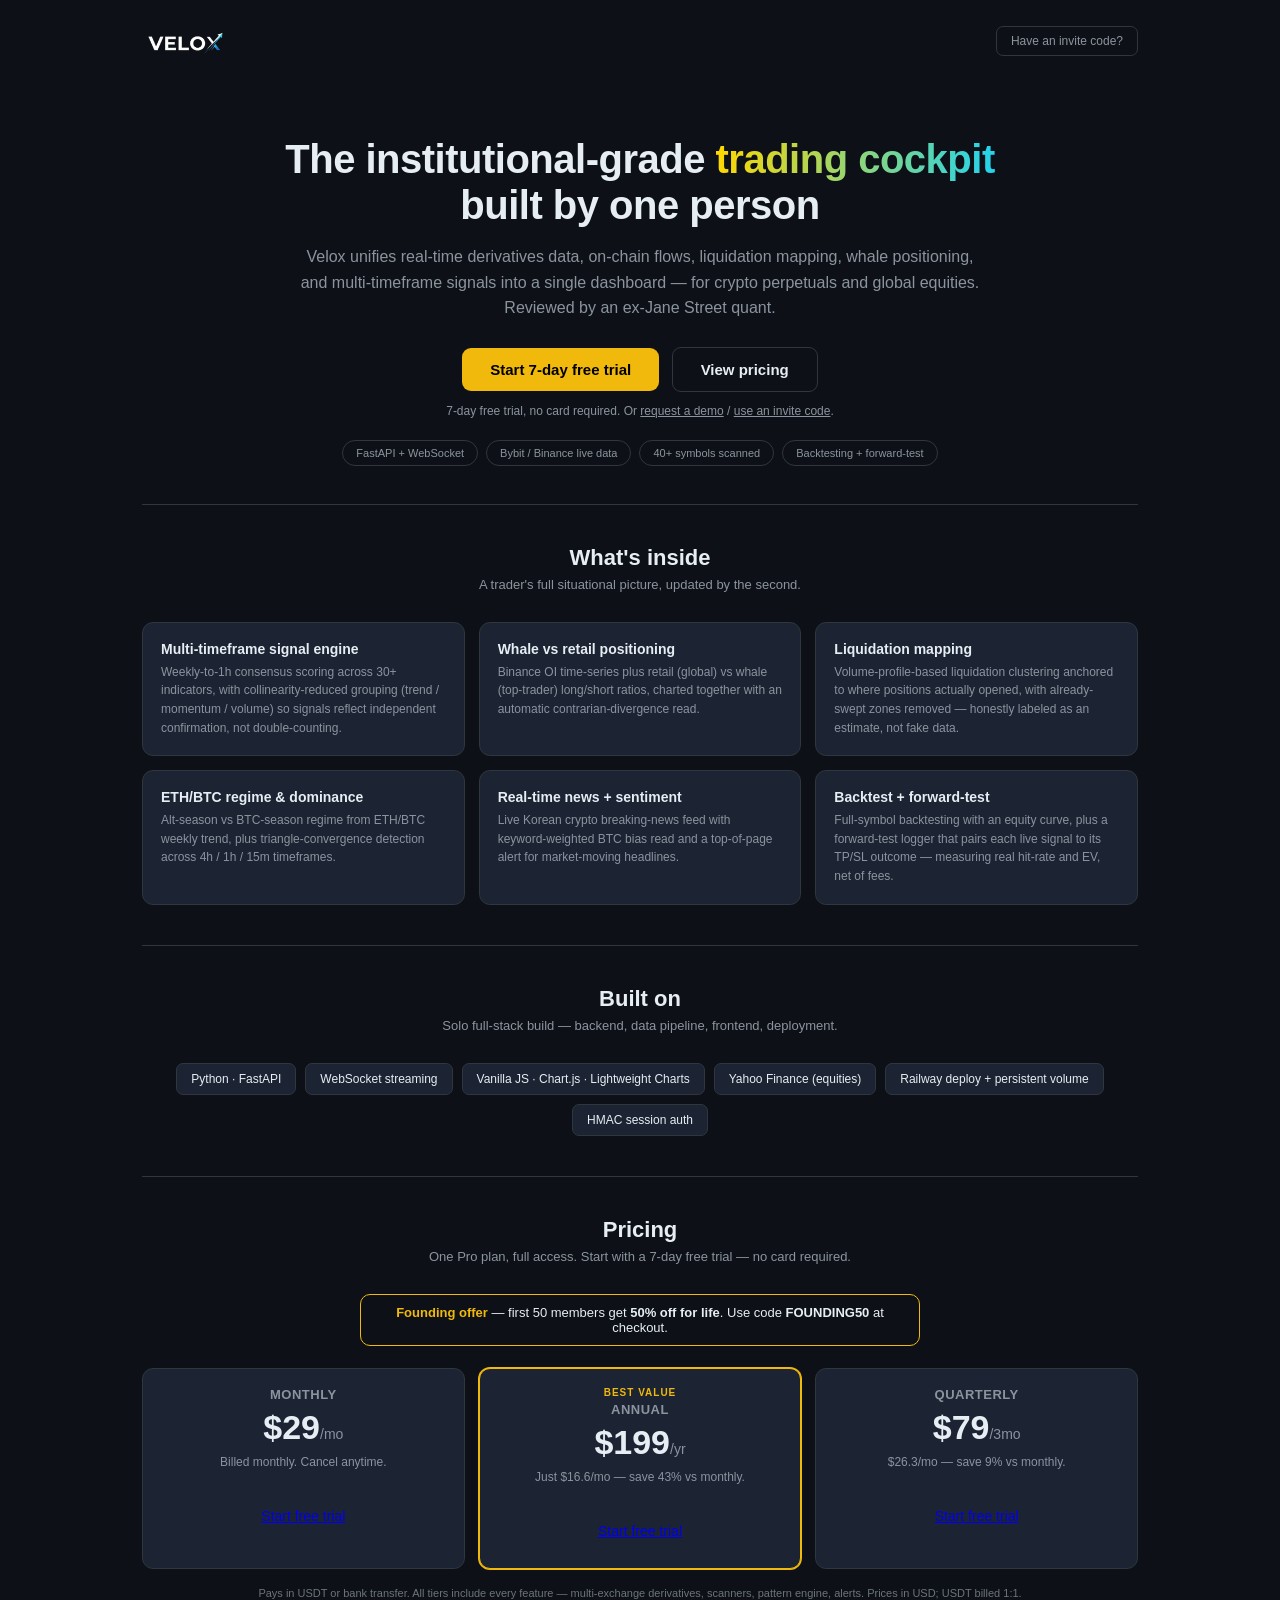
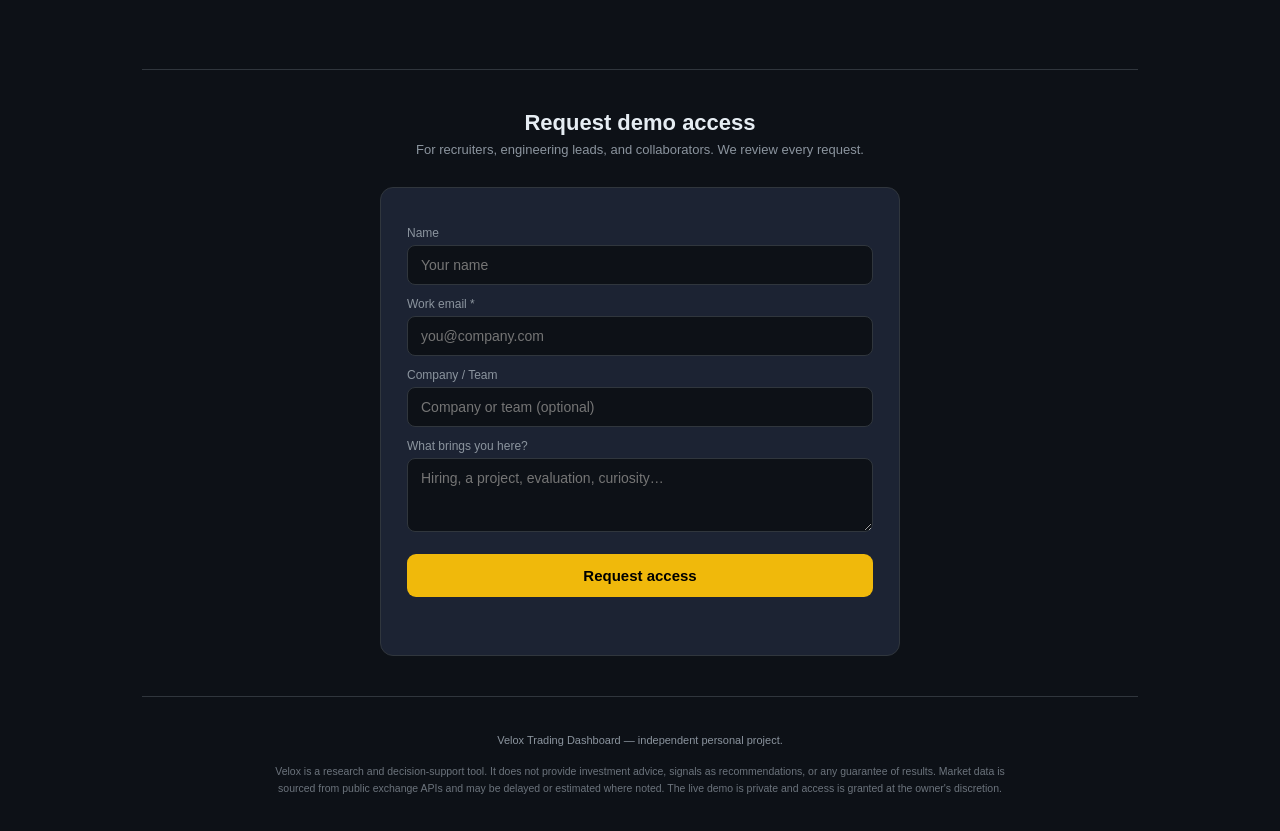
<file: templates/landing.html>
<!DOCTYPE html>
<html lang="en">
<head>
    <meta charset="UTF-8">
    <meta name="viewport" content="width=device-width, initial-scale=1.0">
    <title>Velox — Real-Time Crypto & Equities Trading Dashboard</title>
    <meta name="description" content="Velox is a full-stack, real-time trading dashboard unifying multi-exchange derivatives data, on-chain flows, liquidation mapping, and multi-timeframe signals. Invite-only demo.">
    <link rel="stylesheet" href="/static/style.css?v=20260605b">
    <style>
        body { background:var(--bg-primary); color:var(--text-primary); }
        .lp-wrap { max-width:1040px; margin:0 auto; padding:0 22px; }
        .lp-nav { display:flex; align-items:center; justify-content:space-between; padding:18px 0; }
        .lp-nav img { height:46px; }
        .lp-nav a.code { font-size:12px; color:var(--text-secondary); text-decoration:none; border:1px solid var(--border); padding:7px 14px; border-radius:7px; }
        .lp-nav a.code:hover { color:var(--text-primary); border-color:var(--yellow); }
        .hero { text-align:center; padding:54px 0 38px; }
        .hero h1 { font-size:40px; font-weight:800; line-height:1.15; margin-bottom:16px; letter-spacing:-0.5px; }
        .hero h1 .grad { background:linear-gradient(92deg,#FFD700,#22d3ee); -webkit-background-clip:text; background-clip:text; -webkit-text-fill-color:transparent; }
        .hero p { font-size:16px; color:var(--text-secondary); max-width:680px; margin:0 auto 26px; line-height:1.6; }
        .hero .cta { display:inline-block; background:var(--yellow); color:#000; font-weight:700; font-size:15px; padding:13px 28px; border-radius:9px; text-decoration:none; }
        .hero .cta:hover { opacity:.9; }
        .hero .sub { display:block; margin-top:12px; font-size:12px; color:var(--text-secondary); }
        .badges { display:flex; gap:8px; justify-content:center; flex-wrap:wrap; margin:22px 0 0; }
        .badge { font-size:11px; color:var(--text-secondary); border:1px solid var(--border); border-radius:50px; padding:6px 13px; }
        .section { padding:40px 0; border-top:1px solid var(--border); }
        .section h2 { font-size:22px; font-weight:700; margin-bottom:6px; text-align:center; }
        .section .lead { text-align:center; color:var(--text-secondary); font-size:13px; margin-bottom:30px; }
        .grid { display:grid; grid-template-columns:repeat(3,1fr); gap:14px; }
        @media(max-width:860px){ .grid{grid-template-columns:1fr;} .hero h1{font-size:30px;} }
        .feat { background:var(--bg-card); border:1px solid var(--border); border-radius:11px; padding:18px; }
        .feat .ic { width:34px; height:34px; border-radius:8px; display:flex; align-items:center; justify-content:center; font-size:17px; margin-bottom:11px; background:rgba(255,215,0,0.08); }
        .feat h3 { font-size:14px; font-weight:700; margin-bottom:6px; }
        .feat p { font-size:12px; color:var(--text-secondary); line-height:1.55; }
        .stack { display:flex; flex-wrap:wrap; gap:9px; justify-content:center; }
        .chip { font-size:12px; background:var(--bg-card); border:1px solid var(--border); border-radius:7px; padding:8px 14px; color:var(--text-primary); }
        .form-card { max-width:520px; margin:0 auto; background:var(--bg-card); border:1px solid var(--border); border-radius:13px; padding:26px; }
        .form-card label { display:block; font-size:12px; color:var(--text-secondary); margin:12px 0 5px; }
        .form-card input, .form-card textarea { width:100%; box-sizing:border-box; padding:11px 13px; background:var(--bg-primary); color:var(--text-primary); border:1px solid var(--border); border-radius:8px; font-size:14px; outline:none; font-family:inherit; }
        .form-card input:focus, .form-card textarea:focus { border-color:var(--yellow); }
        .form-card textarea { min-height:74px; resize:vertical; }
        .form-card button { width:100%; margin-top:18px; padding:13px; background:var(--yellow); color:#000; border:none; border-radius:9px; font-size:15px; font-weight:700; cursor:pointer; }
        .form-card button:disabled { opacity:.5; cursor:not-allowed; }
        .form-msg { text-align:center; font-size:13px; margin-top:14px; min-height:18px; }
        .ok { color:var(--green); } .err { color:var(--red); }
        .lp-foot { text-align:center; padding:34px 0; color:var(--text-secondary); font-size:11px; line-height:1.7; border-top:1px solid var(--border); }
        .disc { max-width:760px; margin:14px auto 0; font-size:10.5px; color:var(--text-secondary); opacity:.75; line-height:1.6; }
    </style>
</head>
<body>
    <div class="lp-wrap">
        <div class="lp-nav">
            <img src="/static/logo.png" alt="Velox">
            <a class="code" href="/login">Have an invite code?</a>
        </div>

        <div class="hero">
            <h1>The institutional-grade <span class="grad">trading cockpit</span><br>built by one person</h1>
            <p>Velox unifies real-time derivatives data, on-chain flows, liquidation mapping, whale positioning, and multi-timeframe signals into a single dashboard — for crypto perpetuals and global equities. Reviewed by an ex-Jane Street quant.</p>
            <a class="cta" href="/signup">Start 7-day free trial</a>
            <a class="cta" href="#pricing" style="background:transparent;border:1px solid var(--border);color:var(--text-primary);margin-left:8px;">View pricing</a>
            <span class="sub">7-day free trial, no card required. Or <a href="#request" style="color:var(--text-secondary);">request a demo</a> / <a href="/login" style="color:var(--text-secondary);">use an invite code</a>.</span>
            <div class="badges">
                <span class="badge">FastAPI + WebSocket</span>
                <span class="badge">Bybit / Binance live data</span>
                <span class="badge">40+ symbols scanned</span>
                <span class="badge">Backtesting + forward-test</span>
            </div>
        </div>

        <div class="section">
            <h2>What's inside</h2>
            <div class="lead">A trader's full situational picture, updated by the second.</div>
            <div class="grid">
                <div class="feat"><h3>Multi-timeframe signal engine</h3><p>Weekly-to-1h consensus scoring across 30+ indicators, with collinearity-reduced grouping (trend / momentum / volume) so signals reflect independent confirmation, not double-counting.</p></div>
                <div class="feat"><h3>Whale vs retail positioning</h3><p>Binance OI time-series plus retail (global) vs whale (top-trader) long/short ratios, charted together with an automatic contrarian-divergence read.</p></div>
                <div class="feat"><h3>Liquidation mapping</h3><p>Volume-profile-based liquidation clustering anchored to where positions actually opened, with already-swept zones removed — honestly labeled as an estimate, not fake data.</p></div>
                <div class="feat"><h3>ETH/BTC regime & dominance</h3><p>Alt-season vs BTC-season regime from ETH/BTC weekly trend, plus triangle-convergence detection across 4h / 1h / 15m timeframes.</p></div>
                <div class="feat"><h3>Real-time news + sentiment</h3><p>Live Korean crypto breaking-news feed with keyword-weighted BTC bias read and a top-of-page alert for market-moving headlines.</p></div>
                <div class="feat"><h3>Backtest + forward-test</h3><p>Full-symbol backtesting with an equity curve, plus a forward-test logger that pairs each live signal to its TP/SL outcome — measuring real hit-rate and EV, net of fees.</p></div>
            </div>
        </div>

        <div class="section">
            <h2>Built on</h2>
            <div class="lead">Solo full-stack build — backend, data pipeline, frontend, deployment.</div>
            <div class="stack">
                <span class="chip">Python · FastAPI</span>
                <span class="chip">WebSocket streaming</span>
                <span class="chip">Vanilla JS · Chart.js · Lightweight Charts</span>
                <span class="chip">Yahoo Finance (equities)</span>
                <span class="chip">Railway deploy + persistent volume</span>
                <span class="chip">HMAC session auth</span>
            </div>
        </div>

        <div class="section" id="pricing">
            <h2>Pricing</h2>
            <div class="lead">One Pro plan, full access. Start with a 7-day free trial — no card required.</div>
            <div style="max-width:560px;margin:0 auto 22px;text-align:center;border:1px solid var(--yellow);border-radius:10px;padding:10px 14px;font-size:13px;color:var(--text-primary);">
                <b style="color:var(--yellow);">Founding offer</b> — first 50 members get <b>50% off for life</b>. Use code <b>FOUNDING50</b> at checkout.
            </div>
            <div class="grid">
                <div class="feat" style="text-align:center;">
                    <h3 style="font-size:13px;color:var(--text-secondary);letter-spacing:.5px;">MONTHLY</h3>
                    <div style="font-size:34px;font-weight:800;margin:6px 0;">$29<span style="font-size:14px;color:var(--text-secondary);font-weight:500;">/mo</span></div>
                    <p style="min-height:34px;">Billed monthly. Cancel anytime.</p>
                    <a class="cta" href="/signup" style="display:block;margin-top:10px;font-size:14px;padding:11px;">Start free trial</a>
                </div>
                <div class="feat" style="text-align:center;border-color:var(--yellow);box-shadow:0 0 0 1px var(--yellow);">
                    <div style="font-size:10px;font-weight:700;color:var(--yellow);letter-spacing:1px;margin-bottom:4px;">BEST VALUE</div>
                    <h3 style="font-size:13px;color:var(--text-secondary);letter-spacing:.5px;">ANNUAL</h3>
                    <div style="font-size:34px;font-weight:800;margin:6px 0;">$199<span style="font-size:14px;color:var(--text-secondary);font-weight:500;">/yr</span></div>
                    <p style="min-height:34px;">Just $16.6/mo — save 43% vs monthly.</p>
                    <a class="cta" href="/signup" style="display:block;margin-top:10px;font-size:14px;padding:11px;">Start free trial</a>
                </div>
                <div class="feat" style="text-align:center;">
                    <h3 style="font-size:13px;color:var(--text-secondary);letter-spacing:.5px;">QUARTERLY</h3>
                    <div style="font-size:34px;font-weight:800;margin:6px 0;">$79<span style="font-size:14px;color:var(--text-secondary);font-weight:500;">/3mo</span></div>
                    <p style="min-height:34px;">$26.3/mo — save 9% vs monthly.</p>
                    <a class="cta" href="/signup" style="display:block;margin-top:10px;font-size:14px;padding:11px;">Start free trial</a>
                </div>
            </div>
            <div class="lead" style="margin-top:18px;font-size:11px;opacity:.75;">Pays in USDT or bank transfer. All tiers include every feature — multi-exchange derivatives, scanners, pattern engine, alerts. Prices in USD; USDT billed 1:1.</div>
        </div>

        <div class="section" id="request">
            <h2>Request demo access</h2>
            <div class="lead">For recruiters, engineering leads, and collaborators. We review every request.</div>
            <div class="form-card">
                <form id="reqForm" autocomplete="off">
                    <label>Name</label>
                    <input id="f-name" type="text" placeholder="Your name">
                    <label>Work email *</label>
                    <input id="f-email" type="email" placeholder="you@company.com">
                    <label>Company / Team</label>
                    <input id="f-company" type="text" placeholder="Company or team (optional)">
                    <label>What brings you here?</label>
                    <textarea id="f-use" placeholder="Hiring, a project, evaluation, curiosity…"></textarea>
                    <button id="f-btn" type="submit">Request access</button>
                </form>
                <div id="reqMsg" class="form-msg"></div>
            </div>
        </div>

        <div class="lp-foot">
            Velox Trading Dashboard — independent personal project.
            <div class="disc">
                Velox is a research and decision-support tool. It does not provide investment advice, signals as recommendations, or any guarantee of results. Market data is sourced from public exchange APIs and may be delayed or estimated where noted. The live demo is private and access is granted at the owner's discretion.
            </div>
        </div>
    </div>

    <script>
        const form=document.getElementById('reqForm');
        const btn=document.getElementById('f-btn');
        const msg=document.getElementById('reqMsg');
        form.addEventListener('submit', async (e)=>{
            e.preventDefault();
            const email=document.getElementById('f-email').value.trim();
            if(!email||!email.includes('@')){ msg.className='form-msg err'; msg.textContent='Please enter a valid email.'; return; }
            btn.disabled=true; msg.className='form-msg'; msg.textContent='Sending…';
            try{
                const r=await fetch('/request-access',{method:'POST',headers:{'Content-Type':'application/json'},
                    body:JSON.stringify({
                        name:document.getElementById('f-name').value.trim(),
                        email:email,
                        company:document.getElementById('f-company').value.trim(),
                        use_case:document.getElementById('f-use').value.trim(),
                    })});
                const d=await r.json().catch(()=>({}));
                if(r.ok&&d.ok){ form.reset(); msg.className='form-msg ok'; msg.textContent='Thanks — request received. We\'ll be in touch by email.'; }
                else { msg.className='form-msg err'; msg.textContent=d.message||'Something went wrong. Try again.'; }
            }catch(_){ msg.className='form-msg err'; msg.textContent='Connection error. Try again.'; }
            btn.disabled=false;
        });
    </script>
</body>
</html>
</file>
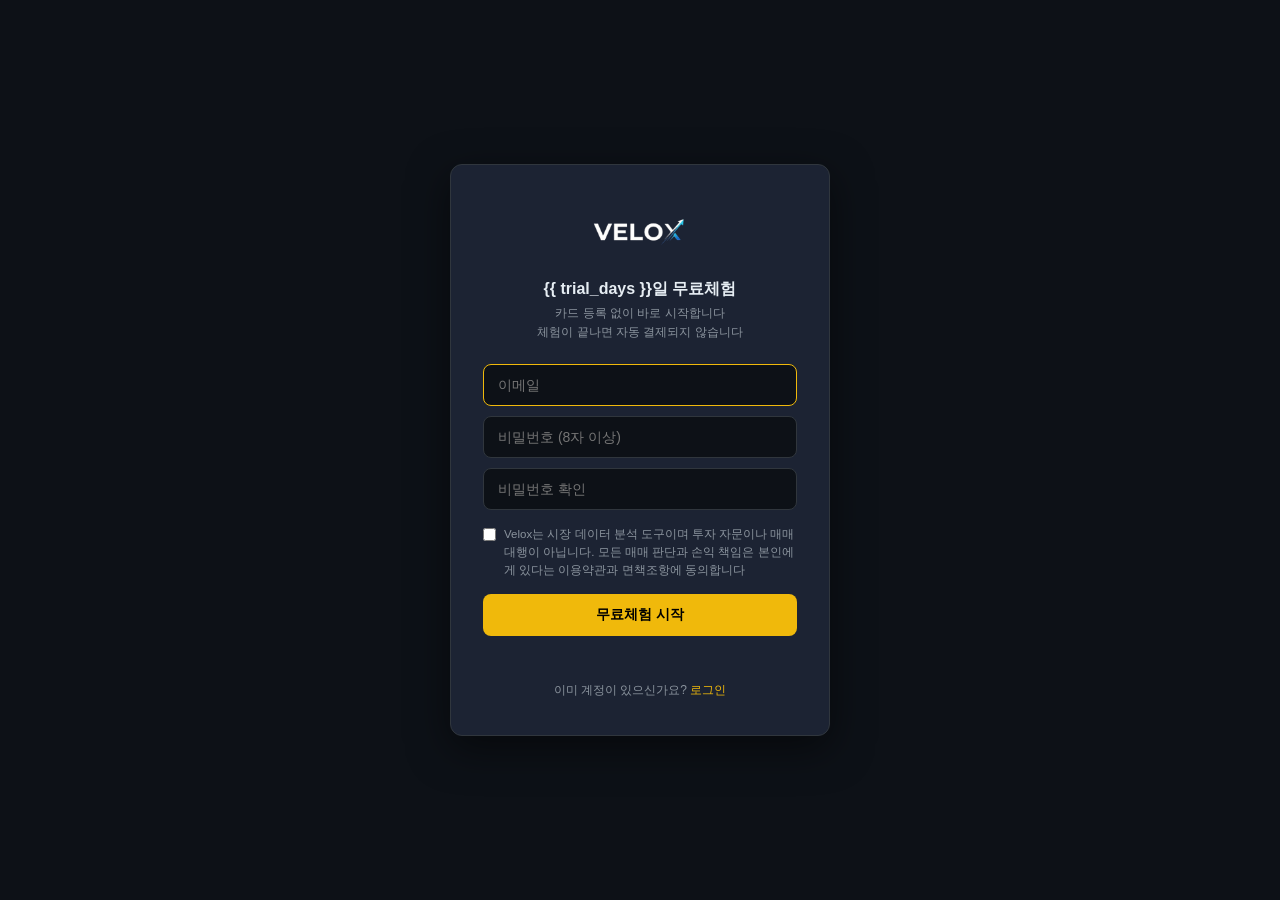
<file: templates/signup.html>
<!DOCTYPE html>
<html lang="ko">
<head>
    <meta charset="UTF-8">
    <meta name="viewport" content="width=device-width, initial-scale=1.0">
    <title>Velox · 무료체험 시작</title>
    <link rel="stylesheet" href="/static/style.css?v=20260605b">
    <link rel="stylesheet" href="/static/auth.css?v=20260929">
</head>
<body class="auth-body">
    <div class="auth-card">
        <img src="/static/logo.png" alt="Velox" class="auth-logo">
        <div class="auth-title">{{ trial_days }}일 무료체험</div>
        <div class="auth-sub">카드 등록 없이 바로 시작합니다<br>체험이 끝나면 자동 결제되지 않습니다</div>
        <form id="signupForm">
            <input id="emailInput" class="auth-input" type="email" placeholder="이메일" autocomplete="email" autofocus>
            <input id="pwInput" class="auth-input" type="password" placeholder="비밀번호 (8자 이상)" autocomplete="new-password">
            <input id="pw2Input" class="auth-input" type="password" placeholder="비밀번호 확인" autocomplete="new-password">
            <label class="auth-check">
                <input id="agreeInput" type="checkbox">
                <span>Velox는 시장 데이터 분석 도구이며 투자 자문이나 매매 대행이 아닙니다. 모든 매매 판단과 손익 책임은 본인에게 있다는 이용약관과 면책조항에 동의합니다</span>
            </label>
            <button class="auth-btn" type="submit">무료체험 시작</button>
        </form>
        <div id="authErr" class="auth-err"></div>
        <div class="auth-alt">이미 계정이 있으신가요? <a href="/login">로그인</a></div>
    </div>
    <script>
        const form=document.getElementById('signupForm');
        const err=document.getElementById('authErr');
        form.addEventListener('submit', async e=>{
            e.preventDefault();
            const email=document.getElementById('emailInput').value.trim();
            const password=document.getElementById('pwInput').value;
            const pw2=document.getElementById('pw2Input').value;
            const agree=document.getElementById('agreeInput').checked;
            if(!email||!password){err.textContent='이메일과 비밀번호를 입력하세요.';return;}
            if(password.length<8){err.textContent='비밀번호는 8자 이상이어야 합니다.';return;}
            if(password!==pw2){err.textContent='비밀번호가 서로 다릅니다.';return;}
            if(!agree){err.textContent='약관에 동의해야 가입할 수 있습니다.';return;}
            const btn=form.querySelector('button');
            btn.disabled=true; err.textContent='';
            try{
                const r=await fetch('/signup',{method:'POST',headers:{'Content-Type':'application/json'},body:JSON.stringify({email,password,agree})});
                const d=await r.json().catch(()=>({}));
                if(r.ok){ window.location.href=d.next||'/dashboard'; return; }
                err.textContent=d.message||'가입에 실패했습니다.';
            }catch(_){ err.textContent='연결 오류입니다. 다시 시도하세요.'; }
            btn.disabled=false;
        });
    </script>
</body>
</html>
</file>
<file: static/style.css>
:root {
    --bg-primary: #0d1117;
    --bg-secondary: #161b22;
    --bg-card: #1c2333;
    --border: #30363d;
    --text-primary: #e6edf3;
    --text-secondary: #8b949e;
    --green: #00d26a;
    --green-dim: rgba(0,210,106,0.15);
    --red: #ff4757;
    --red-dim: rgba(255,71,87,0.15);
    --blue: #58a6ff;
    --yellow: #f0b90b;
    --orange: #ff9f43;
    --purple: #a855f7;
    --cyan: #22d3ee;
    --pink: #ec4899;
}
* { margin:0; padding:0; box-sizing:border-box; }
body { font-family:-apple-system,BlinkMacSystemFont,'Segoe UI',Roboto,sans-serif; background:var(--bg-primary); color:var(--text-primary); min-height:100vh; }

.header { display:flex; align-items:center; justify-content:space-between; padding:10px 20px; background:#15191F; border-bottom:1px solid var(--border); }
.header h1 { font-size:17px; font-weight:600; color:var(--yellow); }
.header-logo { height:52px; object-fit:contain; }

/* lightweight-charts 마커 텍스트 크기 증가 */
[class*="chart"] td[style*="font-size"],[class*="chart"] div[style*="font-size"]{font-size:16px !important;}
table[width] td{font-size:15px !important;font-weight:700 !important;}
.symbol-select { padding:5px 8px; background:var(--bg-card); color:var(--text-primary); border:1px solid var(--border); border-radius:5px; font-size:12px; cursor:pointer; }

.ticker-bar { display:flex; gap:20px; padding:8px 20px; background:var(--bg-secondary); border-bottom:1px solid var(--border); flex-wrap:wrap; }
.ticker-item { display:flex; flex-direction:column; gap:1px; }
.ticker-label { font-size:10px; color:var(--text-secondary); text-transform:uppercase; }
.ticker-value { font-size:14px; font-weight:600; font-variant-numeric:tabular-nums; }
.ticker-value.positive { color:var(--green); }
.ticker-value.negative { color:var(--red); }

.alert-banner { padding:6px 20px; background:rgba(255,71,87,0.15); border-bottom:1px solid var(--red); font-size:12px; color:var(--red); animation:flash 1s 3; }
@keyframes flash { 0%,100%{opacity:1} 50%{opacity:.5} }
#coinnessAlertBar { animation:coinnessAlertPulse 2.5s ease-in-out infinite; }
@keyframes coinnessAlertPulse { 0%,100%{box-shadow:inset 0 0 0 rgba(255,71,87,0);} 50%{box-shadow:inset 0 0 24px rgba(255,71,87,0.35);} }
@keyframes coinnessAlertNew { 0%{background:linear-gradient(90deg,rgba(255,215,0,0.7),rgba(255,71,87,0.3));} 100%{background:linear-gradient(90deg,rgba(255,71,87,0.25),rgba(255,71,87,0.08));} }
#coinnessAlertBar.new-arrival { animation:coinnessAlertNew 1.8s ease-out, coinnessAlertPulse 2.5s ease-in-out infinite 1.8s; }

.section-full { padding:10px 20px 0; }

/* 매매 신호 패널 */
.signal-panel {
    background:var(--bg-card); border:1px solid var(--border); border-radius:7px;
    padding:12px 16px; margin-bottom:0;
}
.signal-badge {
    padding:4px 14px; border-radius:4px; font-weight:700; font-size:14px;
    display:inline-block;
}
.signal-badge.long { background:rgba(0,210,106,0.2); color:var(--green); border:1px solid var(--green); }
.signal-badge.short { background:rgba(255,71,87,0.2); color:var(--red); border:1px solid var(--red); }
.signal-badge.neutral { background:rgba(240,185,11,0.2); color:var(--yellow); border:1px solid var(--yellow); }
.grid-2 { display:grid; grid-template-columns:1fr 1fr; gap:10px; padding:10px 20px 0; }
.grid-3 { display:grid; grid-template-columns:1fr 1fr 1fr; gap:10px; padding:10px 20px 0; }
@media(max-width:1000px) { .grid-2,.grid-3 { grid-template-columns:1fr; } }

/* 모바일 반응형 */
@media(max-width:768px) {
    .header { padding:8px 12px; flex-wrap:wrap; gap:8px; }
    .header h1 { font-size:14px; }
    .ticker-bar { padding:6px 12px; gap:12px; }
    .ticker-label { font-size:9px; }
    .ticker-value { font-size:12px; }
    .section-full,.grid-2,.grid-3 { padding:6px 8px 0; }
    .grid-2,.grid-3 { grid-template-columns:1fr; gap:6px; }
    .card { padding:8px; }
    .card-title { font-size:11px; }
    .signal-panel { padding:8px 10px; }
    .signal-badge { font-size:12px; padding:3px 10px; }
    #signalScore { font-size:11px; }
    #signalReasons { font-size:9px; }
    .ind-value { font-size:18px; }
    .hint { font-size:9px; }
    .ob-row { grid-template-columns:1fr 80px 1fr; }
    .ob-price { font-size:9px; }
    .alert-item { font-size:10px; gap:6px; }
    .alert-item .sym { min-width:60px; font-size:10px; }
    .lev-table { font-size:9px; }
    .lev-table td,.lev-table th { padding:2px 4px; }
    /* 종목 검색 드롭다운 모바일 대응 (화면 가득) */
    #symbolSearchBtn { min-width:140px !important; }
    #symbolSearchDropdown { position:fixed !important; top:auto !important; right:10px !important; left:10px !important; width:auto !important; max-width:none !important; }
    #symbolSearchInput { font-size:14px !important; padding:11px 12px !important; }
}
/* 데스크탑 + 작은 화면 안전장치: 뷰포트 초과 방지 */
#symbolSearchDropdown { max-width:calc(100vw - 24px) !important; }
@media(max-width:480px) {
    .header h1 { font-size:12px; }
    .symbol-select { font-size:11px; padding:4px 6px; }
    .ticker-bar { gap:8px; }
    .ticker-value { font-size:11px; }
    #maLegend { display:none; }
    .signal-panel { flex-wrap:wrap; }
}

.card { background:var(--bg-card); border:1px solid var(--border); border-radius:7px; padding:10px; }
.card.mini { padding:10px; }
.card-title { font-size:12px; font-weight:600; margin-bottom:6px; color:var(--text-secondary); display:flex; align-items:center; gap:6px; }
.card-title .dot { width:7px; height:7px; border-radius:50%; background:var(--green); animation:pulse 2s infinite; }
@keyframes pulse { 0%,100%{opacity:1} 50%{opacity:.4} }

.hint { font-size:10px; color:var(--text-secondary); margin-top:6px; line-height:1.4; opacity:0.8; }

.ind-value { font-size:22px; font-weight:700; font-variant-numeric:tabular-nums; padding:4px 0; }
.ind-value.bullish { color:var(--green); }
.ind-value.bearish { color:var(--red); }
.ind-value.neutral { color:var(--yellow); }

.orderbook-container { max-height:280px; overflow-y:auto; }
.ob-row { display:grid; grid-template-columns:1fr 110px 1fr; gap:3px; padding:1px 0; font-size:11px; font-variant-numeric:tabular-nums; align-items:center; }
.ob-bar-left { height:16px; display:flex; justify-content:flex-end; align-items:center; }
.ob-bar-right { height:16px; display:flex; justify-content:flex-start; align-items:center; }
.ob-fill-bid { background:var(--green-dim); height:100%; border-radius:2px; min-width:1px; }
.ob-fill-ask { background:var(--red-dim); height:100%; border-radius:2px; min-width:1px; }
.ob-price { text-align:center; font-weight:500; font-size:10px; }
.ob-qty { font-size:10px; color:var(--text-secondary); padding:0 3px; }

.gauge-container { display:flex; align-items:center; gap:8px; margin-bottom:4px; }
.gauge-bar { flex:1; height:22px; border-radius:4px; overflow:hidden; display:flex; }
.gauge-long { background:var(--green); height:100%; display:flex; align-items:center; justify-content:center; font-size:11px; font-weight:600; color:#000; transition:width .5s; }
.gauge-short { background:var(--red); height:100%; display:flex; align-items:center; justify-content:center; font-size:11px; font-weight:600; color:#fff; transition:width .5s; }

.chart-container { position:relative; height:260px; }
.chart-container canvas { width:100%!important; height:100%!important; }

.liq-legend { display:flex; gap:12px; margin-top:6px; font-size:10px; color:var(--text-secondary); }
.liq-legend span { display:flex; align-items:center; gap:3px; }
.liq-legend .dot-green { width:8px; height:8px; border-radius:2px; background:var(--green); }
.liq-legend .dot-red { width:8px; height:8px; border-radius:2px; background:var(--red); }

.lev-table { width:100%; margin-top:6px; font-size:10px; border-collapse:collapse; }
.lev-table th { text-align:left; padding:3px 6px; color:var(--text-secondary); border-bottom:1px solid var(--border); font-weight:500; }
.lev-table td { padding:3px 6px; border-bottom:1px solid var(--border); font-variant-numeric:tabular-nums; }
.lev-table .green { color:var(--green); }
.lev-table .red { color:var(--red); }

.harmonic-info { margin-top:6px; padding:6px 10px; font-size:11px; color:var(--text-secondary); border-top:1px solid var(--border); }
.harmonic-info .pattern-found { color:var(--orange); font-weight:600; }

.alert-list { max-height:180px; overflow-y:auto; }
.alert-item { display:flex; align-items:center; gap:10px; padding:6px; border-bottom:1px solid var(--border); font-size:11px; font-variant-numeric:tabular-nums; }
.alert-item .sym { font-weight:600; color:var(--yellow); min-width:80px; }
.alert-item .spike { color:var(--red); font-weight:700; }

::-webkit-scrollbar { width:5px; }
::-webkit-scrollbar-track { background:var(--bg-primary); }
::-webkit-scrollbar-thumb { background:var(--border); border-radius:3px; }
</file>
<file: static/auth.css>
/* 로그인 / 가입 / 요금제 / 계정 페이지 공통 */
.auth-body { display:flex; align-items:center; justify-content:center; min-height:100vh; padding:24px 16px; }
.auth-card {
    background:var(--bg-card); border:1px solid var(--border); border-radius:12px;
    padding:36px 32px; width:100%; max-width:380px; text-align:center;
    box-shadow:0 12px 40px rgba(0,0,0,0.5);
}
.auth-logo { height:56px; object-fit:contain; margin-bottom:18px; }
.auth-title { font-size:16px; font-weight:700; margin-bottom:4px; }
.auth-sub { font-size:12px; color:var(--text-secondary); margin-bottom:22px; line-height:1.6; }
.auth-input {
    width:100%; padding:12px 14px; background:var(--bg-primary); color:var(--text-primary);
    border:1px solid var(--border); border-radius:8px; font-size:14px; outline:none; margin-bottom:10px;
}
.auth-input.center { text-align:center; letter-spacing:0.5px; }
.auth-input:focus { border-color:var(--yellow); }
.auth-btn {
    width:100%; padding:12px; background:var(--yellow); color:#000; border:none;
    border-radius:8px; font-size:14px; font-weight:700; cursor:pointer; transition:opacity .15s;
}
.auth-btn:hover { opacity:0.88; }
.auth-btn:disabled { opacity:0.5; cursor:not-allowed; }
.auth-btn.ghost { background:transparent; color:var(--text-primary); border:1px solid var(--border); }
.auth-err { color:var(--red); font-size:12px; margin-top:14px; min-height:16px; }
.auth-alt { font-size:12px; color:var(--text-secondary); margin-top:16px; }
.auth-alt a, .page a { color:var(--yellow); text-decoration:none; }
.auth-code { margin-top:18px; font-size:12px; color:var(--text-secondary); text-align:left; }
.auth-code summary { cursor:pointer; margin-bottom:10px; text-align:center; }
.auth-check { display:flex; gap:8px; align-items:flex-start; text-align:left; font-size:11.5px; color:var(--text-secondary); line-height:1.55; margin:6px 0 14px; }
.auth-check input { margin-top:2px; accent-color:var(--yellow); }
.auth-foot { color:var(--text-secondary); font-size:10px; margin-top:20px; opacity:0.7; }

/* 요금제 / 계정 */
.page { max-width:920px; margin:0 auto; padding:28px 16px 60px; }
.page-top { display:flex; align-items:center; justify-content:space-between; gap:12px; margin-bottom:26px; flex-wrap:wrap; }
.page-top img { height:44px; }
.page-top nav { display:flex; gap:16px; font-size:13px; }
.page h1 { font-size:22px; margin-bottom:6px; }
.page .lead { color:var(--text-secondary); font-size:13px; margin-bottom:24px; line-height:1.6; }
.plans { display:grid; grid-template-columns:repeat(auto-fit,minmax(220px,1fr)); gap:14px; margin-bottom:22px; }
.plan { background:var(--bg-card); border:1px solid var(--border); border-radius:12px; padding:20px; cursor:pointer; text-align:left; color:inherit; font:inherit; }
.plan.sel { border-color:var(--yellow); box-shadow:0 0 0 1px var(--yellow) inset; }
.plan-name { font-size:13px; color:var(--text-secondary); margin-bottom:8px; }
.plan-price { font-size:24px; font-weight:700; font-variant-numeric:tabular-nums; }
.plan-sub { font-size:12px; color:var(--text-secondary); margin-top:6px; }
.box { background:var(--bg-card); border:1px solid var(--border); border-radius:12px; padding:20px; margin-bottom:18px; }
.box h2 { font-size:14px; margin-bottom:12px; }
.seg { display:flex; gap:8px; margin-bottom:14px; flex-wrap:wrap; }
.seg button { flex:1; min-width:120px; padding:10px; background:var(--bg-primary); color:var(--text-primary); border:1px solid var(--border); border-radius:8px; cursor:pointer; font-size:13px; }
.seg button.sel { border-color:var(--yellow); color:var(--yellow); }
.pay-to { font-family:ui-monospace,Menlo,monospace; font-size:12.5px; background:var(--bg-primary); border:1px solid var(--border); border-radius:8px; padding:10px 12px; word-break:break-all; margin:6px 0 14px; }
.kv { display:grid; grid-template-columns:110px 1fr; gap:8px 12px; font-size:13px; }
.kv dt { color:var(--text-secondary); }
.tbl { width:100%; border-collapse:collapse; font-size:12px; }
.tbl th { text-align:left; color:var(--text-secondary); font-size:10.5px; padding:6px 8px; border-bottom:1px solid var(--border); }
.tbl td { padding:8px; border-bottom:1px solid rgba(255,255,255,0.05); }
.tbl-wrap { overflow-x:auto; }
.tag { font-size:10.5px; padding:2px 7px; border-radius:4px; white-space:nowrap; }
.tag.pending { background:rgba(255,215,0,0.15); color:var(--yellow); }
.tag.paid, .tag.Pro { background:rgba(0,210,106,0.15); color:var(--green); }
.tag.cancelled, .tag.만료 { background:rgba(255,71,87,0.15); color:var(--red); }
.tag.무료체험 { background:rgba(88,166,255,0.15); color:var(--blue); }
.note { font-size:11.5px; color:var(--text-secondary); line-height:1.6; }
</file>
